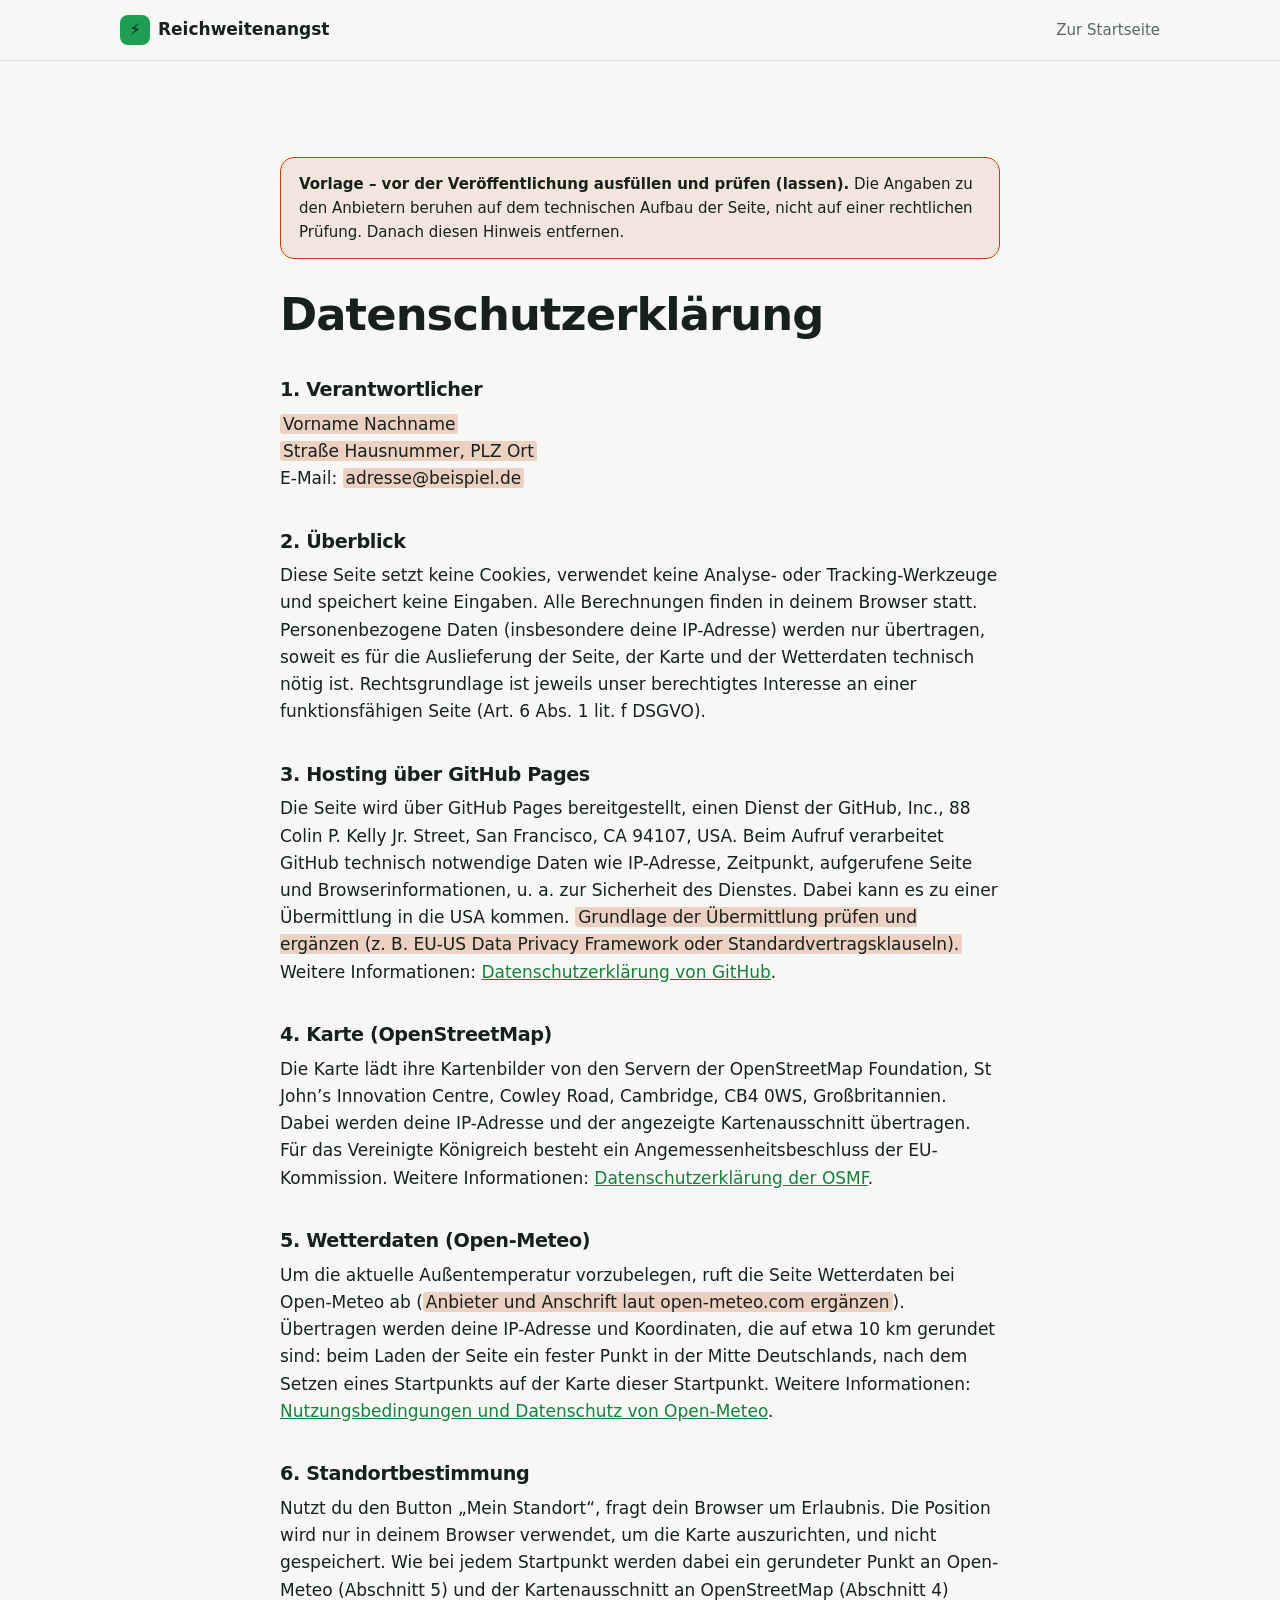
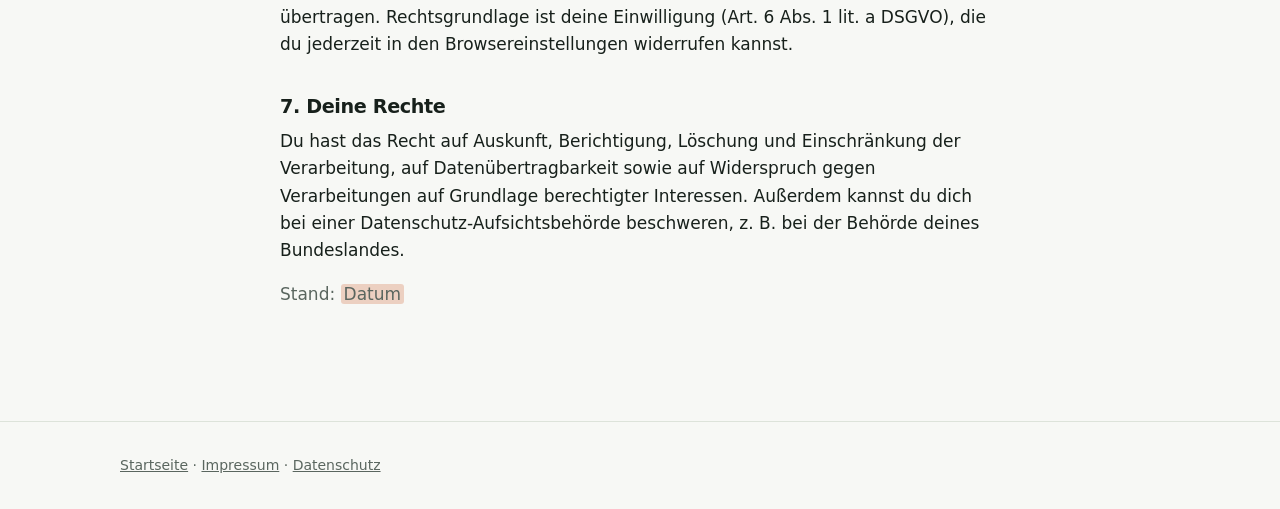
<file: datenschutz.html>
<!doctype html>
<html lang="de">
<head>
  <meta charset="utf-8">
  <meta name="viewport" content="width=device-width, initial-scale=1">
  <title>Datenschutz · Reichweitenangst</title>
  <meta name="robots" content="noindex">
  <link rel="stylesheet" href="style.css">
</head>
<body>
  <header class="site-header">
    <div class="container header-inner">
      <a href="index.html" class="logo">
        <span class="logo-mark" aria-hidden="true">⚡</span>
        Reichweitenangst
      </a>
      <nav class="nav" aria-label="Hauptnavigation">
        <a href="index.html">Zur Startseite</a>
      </nav>
    </div>
  </header>

  <main class="section">
    <div class="container narrow legal">
      <p class="draft-note">
        <strong>Vorlage – vor der Veröffentlichung ausfüllen und prüfen (lassen).</strong>
        Die Angaben zu den Anbietern beruhen auf dem technischen Aufbau der Seite, nicht auf einer rechtlichen Prüfung.
        Danach diesen Hinweis entfernen.
      </p>

      <h1>Datenschutzerklärung</h1>

      <h2>1. Verantwortlicher</h2>
      <p>
        <mark>Vorname Nachname</mark><br>
        <mark>Straße Hausnummer, PLZ Ort</mark><br>
        E-Mail: <mark>adresse@beispiel.de</mark>
      </p>

      <h2>2. Überblick</h2>
      <p>
        Diese Seite setzt keine Cookies, verwendet keine Analyse- oder Tracking-Werkzeuge und speichert keine
        Eingaben. Alle Berechnungen finden in deinem Browser statt. Personenbezogene Daten (insbesondere deine
        IP-Adresse) werden nur übertragen, soweit es für die Auslieferung der Seite, der Karte und der Wetterdaten
        technisch nötig ist. Rechtsgrundlage ist jeweils unser berechtigtes Interesse an einer funktionsfähigen Seite
        (Art. 6 Abs. 1 lit. f DSGVO).
      </p>

      <h2>3. Hosting über GitHub Pages</h2>
      <p>
        Die Seite wird über GitHub Pages bereitgestellt, einen Dienst der GitHub, Inc., 88 Colin P. Kelly Jr. Street,
        San Francisco, CA 94107, USA. Beim Aufruf verarbeitet GitHub technisch notwendige Daten wie IP-Adresse,
        Zeitpunkt, aufgerufene Seite und Browserinformationen, u. a. zur Sicherheit des Dienstes.
        Dabei kann es zu einer Übermittlung in die USA kommen. <mark>Grundlage der Übermittlung prüfen und ergänzen
        (z. B. EU-US Data Privacy Framework oder Standardvertragsklauseln).</mark>
        Weitere Informationen: <a href="https://docs.github.com/de/site-policy/privacy-policies/github-general-privacy-statement" target="_blank" rel="noopener">Datenschutzerklärung von GitHub</a>.
      </p>

      <h2>4. Karte (OpenStreetMap)</h2>
      <p>
        Die Karte lädt ihre Kartenbilder von den Servern der OpenStreetMap Foundation, St John’s Innovation Centre,
        Cowley Road, Cambridge, CB4 0WS, Großbritannien. Dabei werden deine IP-Adresse und der angezeigte
        Kartenausschnitt übertragen. Für das Vereinigte Königreich besteht ein Angemessenheitsbeschluss der
        EU-Kommission. Weitere Informationen: <a href="https://osmfoundation.org/wiki/Privacy_Policy" target="_blank" rel="noopener">Datenschutzerklärung der OSMF</a>.
      </p>

      <h2>5. Wetterdaten (Open-Meteo)</h2>
      <p>
        Um die aktuelle Außentemperatur vorzubelegen, ruft die Seite Wetterdaten bei Open-Meteo ab
        (<mark>Anbieter und Anschrift laut open-meteo.com ergänzen</mark>). Übertragen werden deine IP-Adresse und
        Koordinaten, die auf etwa 10 km gerundet sind: beim Laden der Seite ein fester Punkt in der Mitte Deutschlands,
        nach dem Setzen eines Startpunkts auf der Karte dieser Startpunkt.
        Weitere Informationen: <a href="https://open-meteo.com/en/terms" target="_blank" rel="noopener">Nutzungsbedingungen und Datenschutz von Open-Meteo</a>.
      </p>

      <h2>6. Standortbestimmung</h2>
      <p>
        Nutzt du den Button „Mein Standort“, fragt dein Browser um Erlaubnis. Die Position wird nur in deinem Browser
        verwendet, um die Karte auszurichten, und nicht gespeichert. Wie bei jedem Startpunkt werden dabei
        ein gerundeter Punkt an Open-Meteo (Abschnitt 5) und der Kartenausschnitt an OpenStreetMap (Abschnitt 4)
        übertragen. Rechtsgrundlage ist deine Einwilligung (Art. 6 Abs. 1 lit. a DSGVO), die du jederzeit in den
        Browsereinstellungen widerrufen kannst.
      </p>

      <h2>7. Deine Rechte</h2>
      <p>
        Du hast das Recht auf Auskunft, Berichtigung, Löschung und Einschränkung der Verarbeitung, auf
        Datenübertragbarkeit sowie auf Widerspruch gegen Verarbeitungen auf Grundlage berechtigter Interessen.
        Außerdem kannst du dich bei einer Datenschutz-Aufsichtsbehörde beschweren, z. B. bei der Behörde deines
        Bundeslandes.
      </p>

      <p class="muted">Stand: <mark>Datum</mark></p>
    </div>
  </main>

  <footer class="site-footer">
    <div class="container">
      <p><a href="index.html">Startseite</a> · <a href="impressum.html">Impressum</a> · <a href="datenschutz.html">Datenschutz</a></p>
    </div>
  </footer>
</body>
</html>
</file>
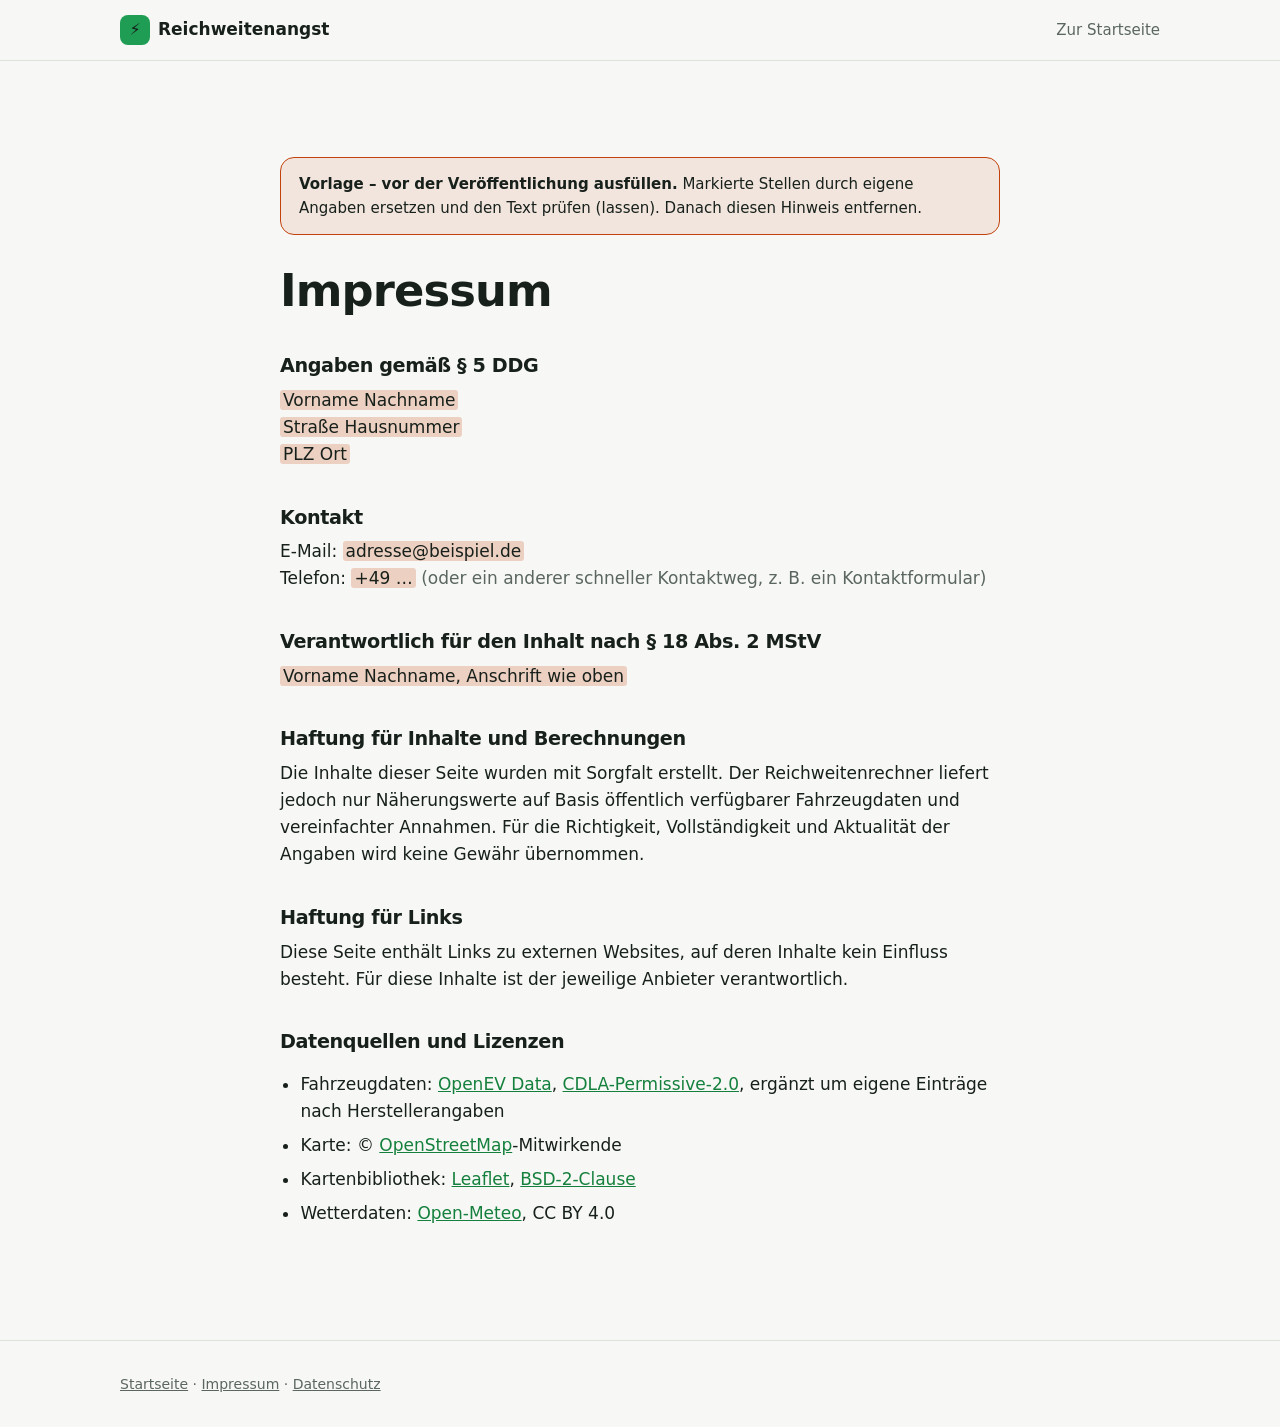
<file: impressum.html>
<!doctype html>
<html lang="de">
<head>
  <meta charset="utf-8">
  <meta name="viewport" content="width=device-width, initial-scale=1">
  <title>Impressum · Reichweitenangst</title>
  <meta name="robots" content="noindex">
  <link rel="stylesheet" href="style.css">
</head>
<body>
  <header class="site-header">
    <div class="container header-inner">
      <a href="index.html" class="logo">
        <span class="logo-mark" aria-hidden="true">⚡</span>
        Reichweitenangst
      </a>
      <nav class="nav" aria-label="Hauptnavigation">
        <a href="index.html">Zur Startseite</a>
      </nav>
    </div>
  </header>

  <main class="section">
    <div class="container narrow legal">
      <p class="draft-note">
        <strong>Vorlage – vor der Veröffentlichung ausfüllen.</strong>
        Markierte Stellen durch eigene Angaben ersetzen und den Text prüfen (lassen).
        Danach diesen Hinweis entfernen.
      </p>

      <h1>Impressum</h1>

      <h2>Angaben gemäß § 5 DDG</h2>
      <p>
        <mark>Vorname Nachname</mark><br>
        <mark>Straße Hausnummer</mark><br>
        <mark>PLZ Ort</mark>
      </p>

      <h2>Kontakt</h2>
      <p>
        E-Mail: <mark>adresse@beispiel.de</mark><br>
        Telefon: <mark>+49 …</mark> <span class="muted">(oder ein anderer schneller Kontaktweg, z. B. ein Kontaktformular)</span>
      </p>

      <h2>Verantwortlich für den Inhalt nach § 18 Abs. 2 MStV</h2>
      <p>
        <mark>Vorname Nachname, Anschrift wie oben</mark>
      </p>

      <h2>Haftung für Inhalte und Berechnungen</h2>
      <p>
        Die Inhalte dieser Seite wurden mit Sorgfalt erstellt. Der Reichweitenrechner liefert jedoch nur
        Näherungswerte auf Basis öffentlich verfügbarer Fahrzeugdaten und vereinfachter Annahmen.
        Für die Richtigkeit, Vollständigkeit und Aktualität der Angaben wird keine Gewähr übernommen.
      </p>

      <h2>Haftung für Links</h2>
      <p>
        Diese Seite enthält Links zu externen Websites, auf deren Inhalte kein Einfluss besteht.
        Für diese Inhalte ist der jeweilige Anbieter verantwortlich.
      </p>

      <h2>Datenquellen und Lizenzen</h2>
      <ul>
        <li>Fahrzeugdaten: <a href="https://github.com/open-ev-data/open-ev-data-dataset" target="_blank" rel="noopener">OpenEV Data</a>, <a href="data/LICENSE-open-ev-data.txt">CDLA-Permissive-2.0</a>, ergänzt um eigene Einträge nach Herstellerangaben</li>
        <li>Karte: © <a href="https://www.openstreetmap.org/copyright" target="_blank" rel="noopener">OpenStreetMap</a>-Mitwirkende</li>
        <li>Kartenbibliothek: <a href="https://leafletjs.com" target="_blank" rel="noopener">Leaflet</a>, <a href="vendor/leaflet/LICENSE">BSD-2-Clause</a></li>
        <li>Wetterdaten: <a href="https://open-meteo.com" target="_blank" rel="noopener">Open-Meteo</a>, CC BY 4.0</li>
      </ul>
    </div>
  </main>

  <footer class="site-footer">
    <div class="container">
      <p><a href="index.html">Startseite</a> · <a href="impressum.html">Impressum</a> · <a href="datenschutz.html">Datenschutz</a></p>
    </div>
  </footer>
</body>
</html>
</file>
<file: style.css>
:root {
  --bg: #f7f8f5;
  --bg-alt: #eef1ea;
  --surface: #ffffff;
  --text: #17201b;
  --muted: #5a665f;
  --border: #dde3da;
  --accent: #1f9d55;
  --accent-strong: #15803d;
  --accent-soft: #dcf5e5;
  --warn: #c2410c;
  --radius: 14px;
  --shadow: 0 1px 2px rgb(0 0 0 / 0.04), 0 8px 24px rgb(0 0 0 / 0.06);
  color-scheme: light;
}

@media (prefers-color-scheme: dark) {
  :root {
    --bg: #0f1412;
    --bg-alt: #141b18;
    --surface: #1a2320;
    --text: #e8eee9;
    --muted: #9aa8a0;
    --border: #2a3530;
    --accent: #3ccf7a;
    --accent-strong: #5ee093;
    --accent-soft: #163a26;
    --warn: #fb923c;
    --shadow: 0 1px 2px rgb(0 0 0 / 0.3), 0 8px 24px rgb(0 0 0 / 0.3);
    color-scheme: dark;
  }
}

*,
*::before,
*::after {
  box-sizing: border-box;
}

html {
  scroll-behavior: smooth;
  scroll-padding-top: 72px;
}

body {
  margin: 0;
  font-family: system-ui, -apple-system, "Segoe UI", Roboto, sans-serif;
  font-size: 17px;
  line-height: 1.6;
  color: var(--text);
  background: var(--bg);
  -webkit-font-smoothing: antialiased;
}

h1, h2, h3 {
  line-height: 1.15;
  letter-spacing: -0.02em;
  margin: 0 0 0.5em;
}

h2 {
  font-size: clamp(1.6rem, 3vw, 2.2rem);
}

p {
  margin: 0 0 1em;
}

a {
  color: var(--accent-strong);
}

.container {
  width: 100%;
  max-width: 1080px;
  margin: 0 auto;
  padding: 0 20px;
}

.container.narrow {
  max-width: 760px;
}

/* Header */
.site-header {
  position: sticky;
  top: 0;
  z-index: 10;
  background: color-mix(in srgb, var(--bg) 85%, transparent);
  backdrop-filter: blur(10px);
  border-bottom: 1px solid var(--border);
}

.header-inner {
  display: flex;
  align-items: center;
  justify-content: space-between;
  gap: 16px;
  height: 60px;
}

.logo {
  display: flex;
  align-items: center;
  gap: 8px;
  font-weight: 700;
  color: var(--text);
  text-decoration: none;
}

.logo-mark {
  display: grid;
  place-items: center;
  width: 30px;
  height: 30px;
  border-radius: 8px;
  background: var(--accent);
  font-size: 16px;
}

.nav {
  display: flex;
  gap: 20px;
}

.nav a {
  color: var(--muted);
  text-decoration: none;
  font-size: 15px;
  font-weight: 500;
}

.nav a:hover {
  color: var(--text);
}

/* Hero */
.hero {
  padding: clamp(64px, 12vw, 128px) 0 clamp(56px, 10vw, 104px);
  background:
    radial-gradient(ellipse 60% 50% at 80% 0%, var(--accent-soft), transparent 70%),
    var(--bg);
}

.eyebrow {
  text-transform: uppercase;
  letter-spacing: 0.1em;
  font-size: 13px;
  font-weight: 600;
  color: var(--accent-strong);
}

.hero h1 {
  font-size: clamp(2.4rem, 7vw, 4.4rem);
  max-width: 14ch;
}

.accent {
  color: var(--accent);
}

.lead {
  font-size: clamp(1.05rem, 2vw, 1.25rem);
  color: var(--muted);
  max-width: 56ch;
  margin-bottom: 2em;
}

.button {
  display: inline-block;
  padding: 14px 26px;
  border-radius: 999px;
  background: var(--accent);
  color: #fff;
  font-weight: 600;
  text-decoration: none;
  transition: background 0.15s, transform 0.15s;
}

.button:hover {
  background: var(--accent-strong);
  transform: translateY(-1px);
}

@media (prefers-color-scheme: dark) {
  .button {
    color: #062312;
  }
}

/* Sections */
.section {
  padding: clamp(56px, 9vw, 96px) 0;
}

.section-alt {
  background: var(--bg-alt);
}

.section-intro {
  color: var(--muted);
  margin-bottom: 2em;
}

/* Calculator */
.calculator {
  display: grid;
  grid-template-columns: 1.2fr 1fr;
  gap: 24px;
}

.calc-form,
.calc-result {
  background: var(--surface);
  border: 1px solid var(--border);
  border-radius: var(--radius);
  box-shadow: var(--shadow);
  padding: 28px;
}

.calc-form {
  display: grid;
  gap: 22px;
}

.field {
  display: grid;
  gap: 8px;
}

.field-label {
  display: flex;
  justify-content: space-between;
  gap: 12px;
  font-weight: 600;
  font-size: 15px;
}

.field-label output {
  font-variant-numeric: tabular-nums;
  color: var(--accent-strong);
}

.field-hint {
  font-size: 13px;
  color: var(--muted);
  margin-top: -4px;
}

.field-hint:empty {
  display: none;
}

input[type="range"] {
  width: 100%;
  accent-color: var(--accent);
}

select {
  font: inherit;
  padding: 10px 12px;
  border-radius: 10px;
  border: 1px solid var(--border);
  background: var(--bg);
  color: var(--text);
}

.model-picker {
  display: grid;
  grid-template-columns: 1fr 1.4fr;
  gap: 12px;
  padding-bottom: 22px;
  border-bottom: 1px solid var(--border);
}

.model-picker select {
  width: 100%;
  min-width: 0;
}

select:disabled {
  opacity: 0.6;
}

.field.checkbox {
  display: flex;
  align-items: center;
  gap: 10px;
  font-size: 15px;
}

.field.checkbox input {
  width: 18px;
  height: 18px;
  accent-color: var(--accent);
}

.calc-result {
  display: flex;
  flex-direction: column;
  justify-content: center;
  text-align: center;
}

.result-label {
  color: var(--muted);
  font-weight: 600;
  margin-bottom: 0.25em;
}

.result-value {
  font-size: clamp(3rem, 8vw, 4.5rem);
  font-weight: 800;
  line-height: 1;
  letter-spacing: -0.03em;
  font-variant-numeric: tabular-nums;
  color: var(--accent);
  margin-bottom: 0.4em;
}

.meter {
  height: 12px;
  border-radius: 999px;
  background: var(--bg-alt);
  overflow: hidden;
  margin-bottom: 24px;
}

.meter-fill {
  height: 100%;
  width: 0;
  border-radius: inherit;
  background: var(--accent);
  transition: width 0.3s ease, background 0.3s;
}

.meter-fill.low {
  background: var(--warn);
}

.result-details {
  display: grid;
  grid-template-columns: 1fr 1fr;
  gap: 12px;
  margin: 0 0 16px;
}

.result-details div {
  background: var(--bg);
  border-radius: 10px;
  padding: 12px;
}

.result-details dt {
  font-size: 13px;
  color: var(--muted);
}

.result-details dd {
  margin: 0;
  font-weight: 700;
  font-variant-numeric: tabular-nums;
}

.result-note {
  font-size: 15px;
  color: var(--muted);
  margin: 0;
}

.disclaimer {
  font-size: 14px;
  color: var(--muted);
  margin-top: 20px;
}

/* Map */
.map-block {
  margin-top: clamp(40px, 6vw, 64px);
}

.map-header {
  display: flex;
  align-items: flex-end;
  justify-content: space-between;
  gap: 16px;
  flex-wrap: wrap;
}

.map-header h3 {
  font-size: clamp(1.3rem, 2.4vw, 1.6rem);
}

.map-header .section-intro {
  margin-bottom: 1em;
}

.button-small {
  padding: 10px 18px;
  font-size: 15px;
  border: 0;
  cursor: pointer;
  font-family: inherit;
  margin-bottom: 1em;
}

.map {
  height: clamp(320px, 55vh, 520px);
  border-radius: var(--radius);
  border: 1px solid var(--border);
  box-shadow: var(--shadow);
  z-index: 0;
}

.map-legend {
  display: flex;
  flex-wrap: wrap;
  align-items: center;
  gap: 8px 24px;
  margin-top: 16px;
  font-size: 15px;
}

.map-legend span {
  display: inline-flex;
  align-items: center;
  gap: 8px;
}

.swatch {
  display: inline-block;
  width: 18px;
  height: 18px;
  border-radius: 50%;
  border: 2px solid var(--accent);
}

.swatch-oneway {
  background: color-mix(in srgb, var(--accent) 12%, transparent);
}

.swatch-return {
  border-style: dashed;
  background: color-mix(in srgb, var(--accent) 30%, transparent);
}

.map-status {
  color: var(--muted);
}

/* Cards */
.cards {
  display: grid;
  grid-template-columns: repeat(3, 1fr);
  gap: 20px;
  margin-top: 2em;
}

.card {
  background: var(--surface);
  border: 1px solid var(--border);
  border-radius: var(--radius);
  padding: 24px;
}

.card-icon {
  font-size: 28px;
  display: block;
  margin-bottom: 12px;
}

.card h3 {
  font-size: 1.15rem;
}

.card p {
  color: var(--muted);
  margin: 0;
  font-size: 15.5px;
}

/* Facts */
.facts {
  display: grid;
  grid-template-columns: repeat(3, 1fr);
  gap: 20px;
  margin-top: 2em;
}

.fact {
  border-top: 3px solid var(--accent);
  padding-top: 20px;
}

.fact-value {
  font-size: clamp(2rem, 4vw, 2.8rem);
  font-weight: 800;
  letter-spacing: -0.03em;
  margin-bottom: 0.2em;
}

.fact-text {
  color: var(--muted);
}

/* FAQ */
details {
  background: var(--surface);
  border: 1px solid var(--border);
  border-radius: var(--radius);
  padding: 18px 22px;
  margin-bottom: 12px;
}

summary {
  cursor: pointer;
  font-weight: 600;
}

details p {
  color: var(--muted);
  margin: 12px 0 0;
}

/* Rechtliche Seiten */
.legal h1 {
  font-size: clamp(2rem, 5vw, 2.8rem);
}

.legal h2 {
  font-size: 1.2rem;
  margin-top: 2em;
}

.legal ul {
  padding-left: 1.2em;
}

.legal li {
  margin-bottom: 0.4em;
}

.draft-note {
  padding: 14px 18px;
  border-radius: var(--radius);
  border: 1px solid var(--warn);
  background: color-mix(in srgb, var(--warn) 10%, transparent);
  font-size: 15px;
  margin-bottom: 2em;
}

mark {
  background: color-mix(in srgb, var(--warn) 22%, transparent);
  color: inherit;
  padding: 0 3px;
  border-radius: 3px;
}

.muted {
  color: var(--muted);
}

/* Footer */
.site-footer {
  padding: 32px 0;
  border-top: 1px solid var(--border);
  color: var(--muted);
  font-size: 14px;
}

.site-footer p {
  margin: 0;
}

.site-footer p + p {
  margin-top: 6px;
}

.site-footer a,
.disclaimer a {
  color: inherit;
}

/* Responsive */
@media (max-width: 860px) {
  .calculator,
  .cards,
  .facts {
    grid-template-columns: 1fr;
  }

  .cards {
    grid-template-columns: repeat(2, 1fr);
  }
}

@media (max-width: 600px) {
  .container {
    padding: 0 16px;
  }

  .nav {
    display: none;
  }

  .model-picker {
    grid-template-columns: 1fr;
  }

  .cards {
    grid-template-columns: 1fr;
  }

  .calc-form,
  .calc-result {
    padding: 22px;
  }
}
</file>
